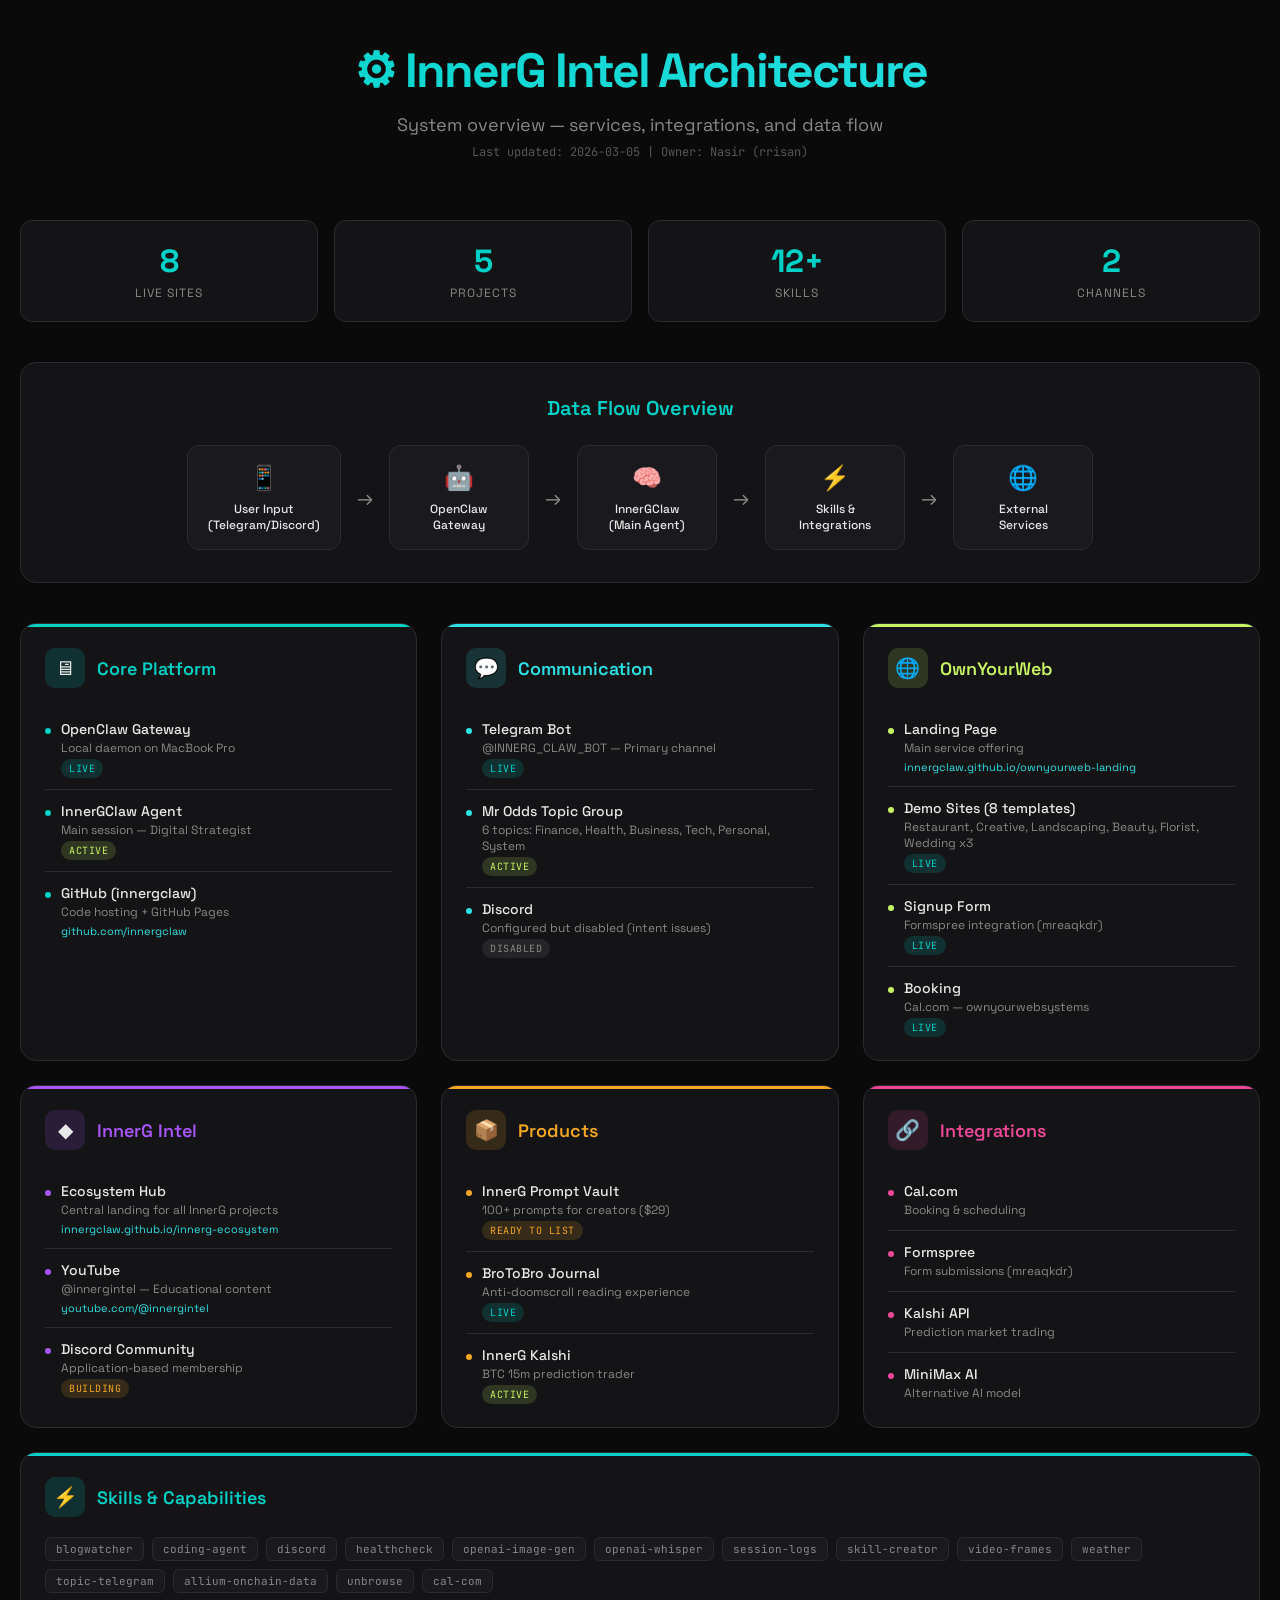
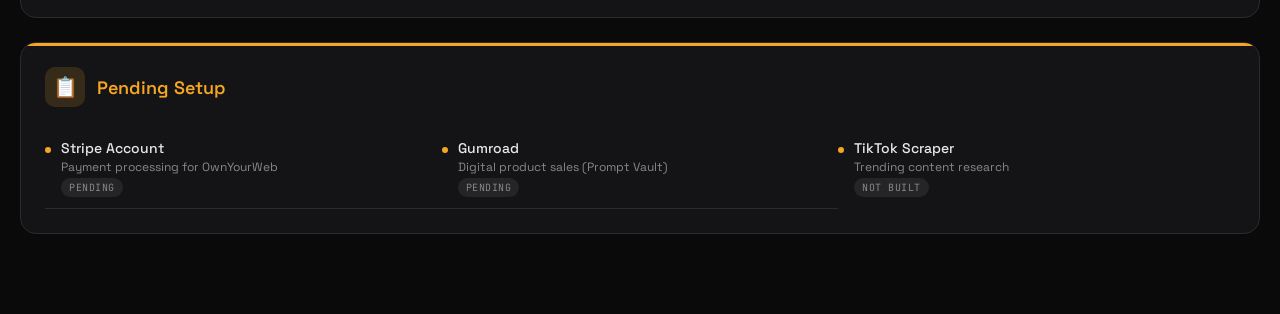
<file: architecture.html>
<!DOCTYPE html>
<html lang="en">
<head>
  <meta charset="UTF-8">
  <meta name="viewport" content="width=device-width, initial-scale=1.0">
  <title>Architecture Overview | InnerG Intel</title>
  <link rel="preconnect" href="https://fonts.googleapis.com">
  <link href="https://fonts.googleapis.com/css2?family=Space+Grotesk:wght@400;500;600;700&family=JetBrains+Mono:wght@400;500&display=swap" rel="stylesheet">
  <style>
    * { margin: 0; padding: 0; box-sizing: border-box; }
    
    :root {
      --bg: #0a0a0b;
      --surface: #141416;
      --surface-2: #1a1a1e;
      --border: #2a2a30;
      --text: #e8e8e8;
      --text-muted: #888;
      --teal: #00D1C7;
      --cyan: #2DE2E6;
      --lime: #C7F464;
      --amber: #F5A623;
      --purple: #a855f7;
      --pink: #ec4899;
    }
    
    body {
      font-family: 'Space Grotesk', sans-serif;
      background: var(--bg);
      color: var(--text);
      min-height: 100vh;
      padding: 40px 20px;
    }
    
    .container {
      max-width: 1400px;
      margin: 0 auto;
    }
    
    header {
      text-align: center;
      margin-bottom: 60px;
    }
    
    h1 {
      font-size: 48px;
      font-weight: 700;
      letter-spacing: -2px;
      margin-bottom: 12px;
      background: linear-gradient(135deg, var(--teal), var(--cyan));
      -webkit-background-clip: text;
      -webkit-text-fill-color: transparent;
    }
    
    .subtitle {
      color: var(--text-muted);
      font-size: 18px;
    }
    
    .last-updated {
      font-family: 'JetBrains Mono', monospace;
      font-size: 12px;
      color: var(--text-muted);
      margin-top: 8px;
      opacity: 0.6;
    }
    
    /* Architecture Grid */
    .arch-grid {
      display: grid;
      grid-template-columns: repeat(3, 1fr);
      gap: 24px;
      margin-bottom: 40px;
    }
    
    @media (max-width: 1024px) {
      .arch-grid { grid-template-columns: repeat(2, 1fr); }
    }
    
    @media (max-width: 640px) {
      .arch-grid { grid-template-columns: 1fr; }
    }
    
    /* Section Card */
    .section-card {
      background: var(--surface);
      border: 1px solid var(--border);
      border-radius: 16px;
      padding: 24px;
      position: relative;
      overflow: hidden;
    }
    
    .section-card::before {
      content: '';
      position: absolute;
      top: 0;
      left: 0;
      right: 0;
      height: 3px;
    }
    
    .section-card.teal::before { background: var(--teal); }
    .section-card.cyan::before { background: var(--cyan); }
    .section-card.lime::before { background: var(--lime); }
    .section-card.amber::before { background: var(--amber); }
    .section-card.purple::before { background: var(--purple); }
    .section-card.pink::before { background: var(--pink); }
    
    .section-header {
      display: flex;
      align-items: center;
      gap: 12px;
      margin-bottom: 20px;
    }
    
    .section-icon {
      width: 40px;
      height: 40px;
      border-radius: 10px;
      display: flex;
      align-items: center;
      justify-content: center;
      font-size: 20px;
    }
    
    .section-card.teal .section-icon { background: rgba(0, 209, 199, 0.15); }
    .section-card.cyan .section-icon { background: rgba(45, 226, 230, 0.15); }
    .section-card.lime .section-icon { background: rgba(199, 244, 100, 0.15); }
    .section-card.amber .section-icon { background: rgba(245, 166, 35, 0.15); }
    .section-card.purple .section-icon { background: rgba(168, 85, 247, 0.15); }
    .section-card.pink .section-icon { background: rgba(236, 72, 153, 0.15); }
    
    .section-title {
      font-size: 18px;
      font-weight: 600;
    }
    
    .section-card.teal .section-title { color: var(--teal); }
    .section-card.cyan .section-title { color: var(--cyan); }
    .section-card.lime .section-title { color: var(--lime); }
    .section-card.amber .section-title { color: var(--amber); }
    .section-card.purple .section-title { color: var(--purple); }
    .section-card.pink .section-title { color: var(--pink); }
    
    /* Item List */
    .item-list {
      list-style: none;
    }
    
    .item {
      padding: 12px 0;
      border-bottom: 1px solid var(--border);
      display: flex;
      align-items: flex-start;
      gap: 10px;
    }
    
    .item:last-child {
      border-bottom: none;
      padding-bottom: 0;
    }
    
    .item-bullet {
      width: 6px;
      height: 6px;
      border-radius: 50%;
      margin-top: 8px;
      flex-shrink: 0;
    }
    
    .section-card.teal .item-bullet { background: var(--teal); }
    .section-card.cyan .item-bullet { background: var(--cyan); }
    .section-card.lime .item-bullet { background: var(--lime); }
    .section-card.amber .item-bullet { background: var(--amber); }
    .section-card.purple .item-bullet { background: var(--purple); }
    .section-card.pink .item-bullet { background: var(--pink); }
    
    .item-content {
      flex: 1;
    }
    
    .item-name {
      font-weight: 500;
      font-size: 14px;
      margin-bottom: 2px;
    }
    
    .item-desc {
      font-size: 12px;
      color: var(--text-muted);
    }
    
    .item-status {
      font-family: 'JetBrains Mono', monospace;
      font-size: 10px;
      padding: 3px 8px;
      border-radius: 100px;
      text-transform: uppercase;
      letter-spacing: 0.5px;
    }
    
    .status-live {
      background: rgba(0, 209, 199, 0.15);
      color: var(--teal);
    }
    
    .status-active {
      background: rgba(199, 244, 100, 0.15);
      color: var(--lime);
    }
    
    .status-dev {
      background: rgba(245, 166, 35, 0.15);
      color: var(--amber);
    }
    
    .status-planned {
      background: rgba(136, 136, 136, 0.15);
      color: var(--text-muted);
    }
    
    /* Full Width Card */
    .full-width {
      grid-column: 1 / -1;
    }
    
    /* Flow Diagram */
    .flow-section {
      background: var(--surface);
      border: 1px solid var(--border);
      border-radius: 16px;
      padding: 32px;
      margin-bottom: 40px;
    }
    
    .flow-title {
      font-size: 20px;
      font-weight: 600;
      margin-bottom: 24px;
      text-align: center;
      color: var(--teal);
    }
    
    .flow-diagram {
      display: flex;
      align-items: center;
      justify-content: center;
      gap: 16px;
      flex-wrap: wrap;
    }
    
    .flow-node {
      background: var(--surface-2);
      border: 1px solid var(--border);
      border-radius: 12px;
      padding: 16px 20px;
      text-align: center;
      min-width: 140px;
    }
    
    .flow-node-icon {
      font-size: 24px;
      margin-bottom: 8px;
    }
    
    .flow-node-label {
      font-size: 12px;
      font-weight: 500;
    }
    
    .flow-arrow {
      color: var(--text-muted);
      font-size: 20px;
    }
    
    /* Stats Bar */
    .stats-bar {
      display: grid;
      grid-template-columns: repeat(auto-fit, minmax(150px, 1fr));
      gap: 16px;
      margin-bottom: 40px;
    }
    
    .stat-item {
      background: var(--surface);
      border: 1px solid var(--border);
      border-radius: 12px;
      padding: 20px;
      text-align: center;
    }
    
    .stat-number {
      font-size: 32px;
      font-weight: 700;
      color: var(--teal);
      margin-bottom: 4px;
    }
    
    .stat-label {
      font-size: 12px;
      color: var(--text-muted);
      text-transform: uppercase;
      letter-spacing: 1px;
    }
    
    /* Tech Stack */
    .tech-grid {
      display: flex;
      flex-wrap: wrap;
      gap: 8px;
      margin-top: 8px;
    }
    
    .tech-tag {
      font-family: 'JetBrains Mono', monospace;
      font-size: 11px;
      padding: 4px 10px;
      background: var(--surface-2);
      border: 1px solid var(--border);
      border-radius: 6px;
      color: var(--text-muted);
    }
    
    /* Link */
    a {
      color: var(--cyan);
      text-decoration: none;
    }
    
    a:hover {
      text-decoration: underline;
    }
    
    .item-link {
      font-size: 11px;
      color: var(--cyan);
      margin-top: 4px;
      display: block;
    }
  </style>
</head>
<body>
  <div class="container">
    <header>
      <h1>⚙ InnerG Intel Architecture</h1>
      <p class="subtitle">System overview — services, integrations, and data flow</p>
      <p class="last-updated">Last updated: 2026-03-05 | Owner: Nasir (rrisan)</p>
    </header>
    
    <!-- Stats -->
    <div class="stats-bar">
      <div class="stat-item">
        <div class="stat-number">8</div>
        <div class="stat-label">Live Sites</div>
      </div>
      <div class="stat-item">
        <div class="stat-number">5</div>
        <div class="stat-label">Projects</div>
      </div>
      <div class="stat-item">
        <div class="stat-number">12+</div>
        <div class="stat-label">Skills</div>
      </div>
      <div class="stat-item">
        <div class="stat-number">2</div>
        <div class="stat-label">Channels</div>
      </div>
    </div>
    
    <!-- Flow Diagram -->
    <div class="flow-section">
      <div class="flow-title">Data Flow Overview</div>
      <div class="flow-diagram">
        <div class="flow-node">
          <div class="flow-node-icon">📱</div>
          <div class="flow-node-label">User Input<br>(Telegram/Discord)</div>
        </div>
        <div class="flow-arrow">→</div>
        <div class="flow-node">
          <div class="flow-node-icon">🤖</div>
          <div class="flow-node-label">OpenClaw<br>Gateway</div>
        </div>
        <div class="flow-arrow">→</div>
        <div class="flow-node">
          <div class="flow-node-icon">🧠</div>
          <div class="flow-node-label">InnerGClaw<br>(Main Agent)</div>
        </div>
        <div class="flow-arrow">→</div>
        <div class="flow-node">
          <div class="flow-node-icon">⚡</div>
          <div class="flow-node-label">Skills &<br>Integrations</div>
        </div>
        <div class="flow-arrow">→</div>
        <div class="flow-node">
          <div class="flow-node-icon">🌐</div>
          <div class="flow-node-label">External<br>Services</div>
        </div>
      </div>
    </div>
    
    <!-- Architecture Grid -->
    <div class="arch-grid">
      
      <!-- Core Platform -->
      <div class="section-card teal">
        <div class="section-header">
          <div class="section-icon">🖥</div>
          <div class="section-title">Core Platform</div>
        </div>
        <ul class="item-list">
          <li class="item">
            <div class="item-bullet"></div>
            <div class="item-content">
              <div class="item-name">OpenClaw Gateway</div>
              <div class="item-desc">Local daemon on MacBook Pro</div>
              <span class="item-status status-live">LIVE</span>
            </div>
          </li>
          <li class="item">
            <div class="item-bullet"></div>
            <div class="item-content">
              <div class="item-name">InnerGClaw Agent</div>
              <div class="item-desc">Main session — Digital Strategist</div>
              <span class="item-status status-active">ACTIVE</span>
            </div>
          </li>
          <li class="item">
            <div class="item-bullet"></div>
            <div class="item-content">
              <div class="item-name">GitHub (innergclaw)</div>
              <div class="item-desc">Code hosting + GitHub Pages</div>
              <a href="https://github.com/innergclaw" class="item-link" target="_blank">github.com/innergclaw</a>
            </div>
          </li>
        </ul>
      </div>
      
      <!-- Communication Channels -->
      <div class="section-card cyan">
        <div class="section-header">
          <div class="section-icon">💬</div>
          <div class="section-title">Communication</div>
        </div>
        <ul class="item-list">
          <li class="item">
            <div class="item-bullet"></div>
            <div class="item-content">
              <div class="item-name">Telegram Bot</div>
              <div class="item-desc">@INNERG_CLAW_BOT — Primary channel</div>
              <span class="item-status status-live">LIVE</span>
            </div>
          </li>
          <li class="item">
            <div class="item-bullet"></div>
            <div class="item-content">
              <div class="item-name">Mr Odds Topic Group</div>
              <div class="item-desc">6 topics: Finance, Health, Business, Tech, Personal, System</div>
              <span class="item-status status-active">ACTIVE</span>
            </div>
          </li>
          <li class="item">
            <div class="item-bullet"></div>
            <div class="item-content">
              <div class="item-name">Discord</div>
              <div class="item-desc">Configured but disabled (intent issues)</div>
              <span class="item-status status-planned">DISABLED</span>
            </div>
          </li>
        </ul>
      </div>
      
      <!-- OwnYourWeb -->
      <div class="section-card lime">
        <div class="section-header">
          <div class="section-icon">🌐</div>
          <div class="section-title">OwnYourWeb</div>
        </div>
        <ul class="item-list">
          <li class="item">
            <div class="item-bullet"></div>
            <div class="item-content">
              <div class="item-name">Landing Page</div>
              <div class="item-desc">Main service offering</div>
              <a href="https://innergclaw.github.io/ownyourweb-landing/" class="item-link" target="_blank">innergclaw.github.io/ownyourweb-landing</a>
            </div>
          </li>
          <li class="item">
            <div class="item-bullet"></div>
            <div class="item-content">
              <div class="item-name">Demo Sites (8 templates)</div>
              <div class="item-desc">Restaurant, Creative, Landscaping, Beauty, Florist, Wedding x3</div>
              <span class="item-status status-live">LIVE</span>
            </div>
          </li>
          <li class="item">
            <div class="item-bullet"></div>
            <div class="item-content">
              <div class="item-name">Signup Form</div>
              <div class="item-desc">Formspree integration (mreaqkdr)</div>
              <span class="item-status status-live">LIVE</span>
            </div>
          </li>
          <li class="item">
            <div class="item-bullet"></div>
            <div class="item-content">
              <div class="item-name">Booking</div>
              <div class="item-desc">Cal.com — ownyourwebsystems</div>
              <span class="item-status status-live">LIVE</span>
            </div>
          </li>
        </ul>
      </div>
      
      <!-- InnerG Intel Brand -->
      <div class="section-card purple">
        <div class="section-header">
          <div class="section-icon">◆</div>
          <div class="section-title">InnerG Intel</div>
        </div>
        <ul class="item-list">
          <li class="item">
            <div class="item-bullet"></div>
            <div class="item-content">
              <div class="item-name">Ecosystem Hub</div>
              <div class="item-desc">Central landing for all InnerG projects</div>
              <a href="https://innergclaw.github.io/innerg-ecosystem/" class="item-link" target="_blank">innergclaw.github.io/innerg-ecosystem</a>
            </div>
          </li>
          <li class="item">
            <div class="item-bullet"></div>
            <div class="item-content">
              <div class="item-name">YouTube</div>
              <div class="item-desc">@innergintel — Educational content</div>
              <a href="https://youtube.com/@innergintel" class="item-link" target="_blank">youtube.com/@innergintel</a>
            </div>
          </li>
          <li class="item">
            <div class="item-bullet"></div>
            <div class="item-content">
              <div class="item-name">Discord Community</div>
              <div class="item-desc">Application-based membership</div>
              <span class="item-status status-dev">BUILDING</span>
            </div>
          </li>
        </ul>
      </div>
      
      <!-- Products -->
      <div class="section-card amber">
        <div class="section-header">
          <div class="section-icon">📦</div>
          <div class="section-title">Products</div>
        </div>
        <ul class="item-list">
          <li class="item">
            <div class="item-bullet"></div>
            <div class="item-content">
              <div class="item-name">InnerG Prompt Vault</div>
              <div class="item-desc">100+ prompts for creators ($29)</div>
              <span class="item-status status-dev">READY TO LIST</span>
            </div>
          </li>
          <li class="item">
            <div class="item-bullet"></div>
            <div class="item-content">
              <div class="item-name">BroToBro Journal</div>
              <div class="item-desc">Anti-doomscroll reading experience</div>
              <span class="item-status status-live">LIVE</span>
            </div>
          </li>
          <li class="item">
            <div class="item-bullet"></div>
            <div class="item-content">
              <div class="item-name">InnerG Kalshi</div>
              <div class="item-desc">BTC 15m prediction trader</div>
              <span class="item-status status-active">ACTIVE</span>
            </div>
          </li>
        </ul>
      </div>
      
      <!-- Integrations -->
      <div class="section-card pink">
        <div class="section-header">
          <div class="section-icon">🔗</div>
          <div class="section-title">Integrations</div>
        </div>
        <ul class="item-list">
          <li class="item">
            <div class="item-bullet"></div>
            <div class="item-content">
              <div class="item-name">Cal.com</div>
              <div class="item-desc">Booking & scheduling</div>
            </div>
          </li>
          <li class="item">
            <div class="item-bullet"></div>
            <div class="item-content">
              <div class="item-name">Formspree</div>
              <div class="item-desc">Form submissions (mreaqkdr)</div>
            </div>
          </li>
          <li class="item">
            <div class="item-bullet"></div>
            <div class="item-content">
              <div class="item-name">Kalshi API</div>
              <div class="item-desc">Prediction market trading</div>
            </div>
          </li>
          <li class="item">
            <div class="item-bullet"></div>
            <div class="item-content">
              <div class="item-name">MiniMax AI</div>
              <div class="item-desc">Alternative AI model</div>
            </div>
          </li>
        </ul>
      </div>
      
      <!-- Skills -->
      <div class="section-card teal full-width">
        <div class="section-header">
          <div class="section-icon">⚡</div>
          <div class="section-title">Skills & Capabilities</div>
        </div>
        <div class="tech-grid">
          <span class="tech-tag">blogwatcher</span>
          <span class="tech-tag">coding-agent</span>
          <span class="tech-tag">discord</span>
          <span class="tech-tag">healthcheck</span>
          <span class="tech-tag">openai-image-gen</span>
          <span class="tech-tag">openai-whisper</span>
          <span class="tech-tag">session-logs</span>
          <span class="tech-tag">skill-creator</span>
          <span class="tech-tag">video-frames</span>
          <span class="tech-tag">weather</span>
          <span class="tech-tag">topic-telegram</span>
          <span class="tech-tag">allium-onchain-data</span>
          <span class="tech-tag">unbrowse</span>
          <span class="tech-tag">cal-com</span>
        </div>
      </div>
      
      <!-- Pending Setup -->
      <div class="section-card amber full-width">
        <div class="section-header">
          <div class="section-icon">📋</div>
          <div class="section-title">Pending Setup</div>
        </div>
        <ul class="item-list" style="display: grid; grid-template-columns: repeat(auto-fit, minmax(250px, 1fr)); gap: 0;">
          <li class="item">
            <div class="item-bullet"></div>
            <div class="item-content">
              <div class="item-name">Stripe Account</div>
              <div class="item-desc">Payment processing for OwnYourWeb</div>
              <span class="item-status status-planned">PENDING</span>
            </div>
          </li>
          <li class="item">
            <div class="item-bullet"></div>
            <div class="item-content">
              <div class="item-name">Gumroad</div>
              <div class="item-desc">Digital product sales (Prompt Vault)</div>
              <span class="item-status status-planned">PENDING</span>
            </div>
          </li>
          <li class="item">
            <div class="item-bullet"></div>
            <div class="item-content">
              <div class="item-name">TikTok Scraper</div>
              <div class="item-desc">Trending content research</div>
              <span class="item-status status-planned">NOT BUILT</span>
            </div>
          </li>
        </ul>
      </div>
      
    </div>
  </div>
</body>
</html>
</file>
